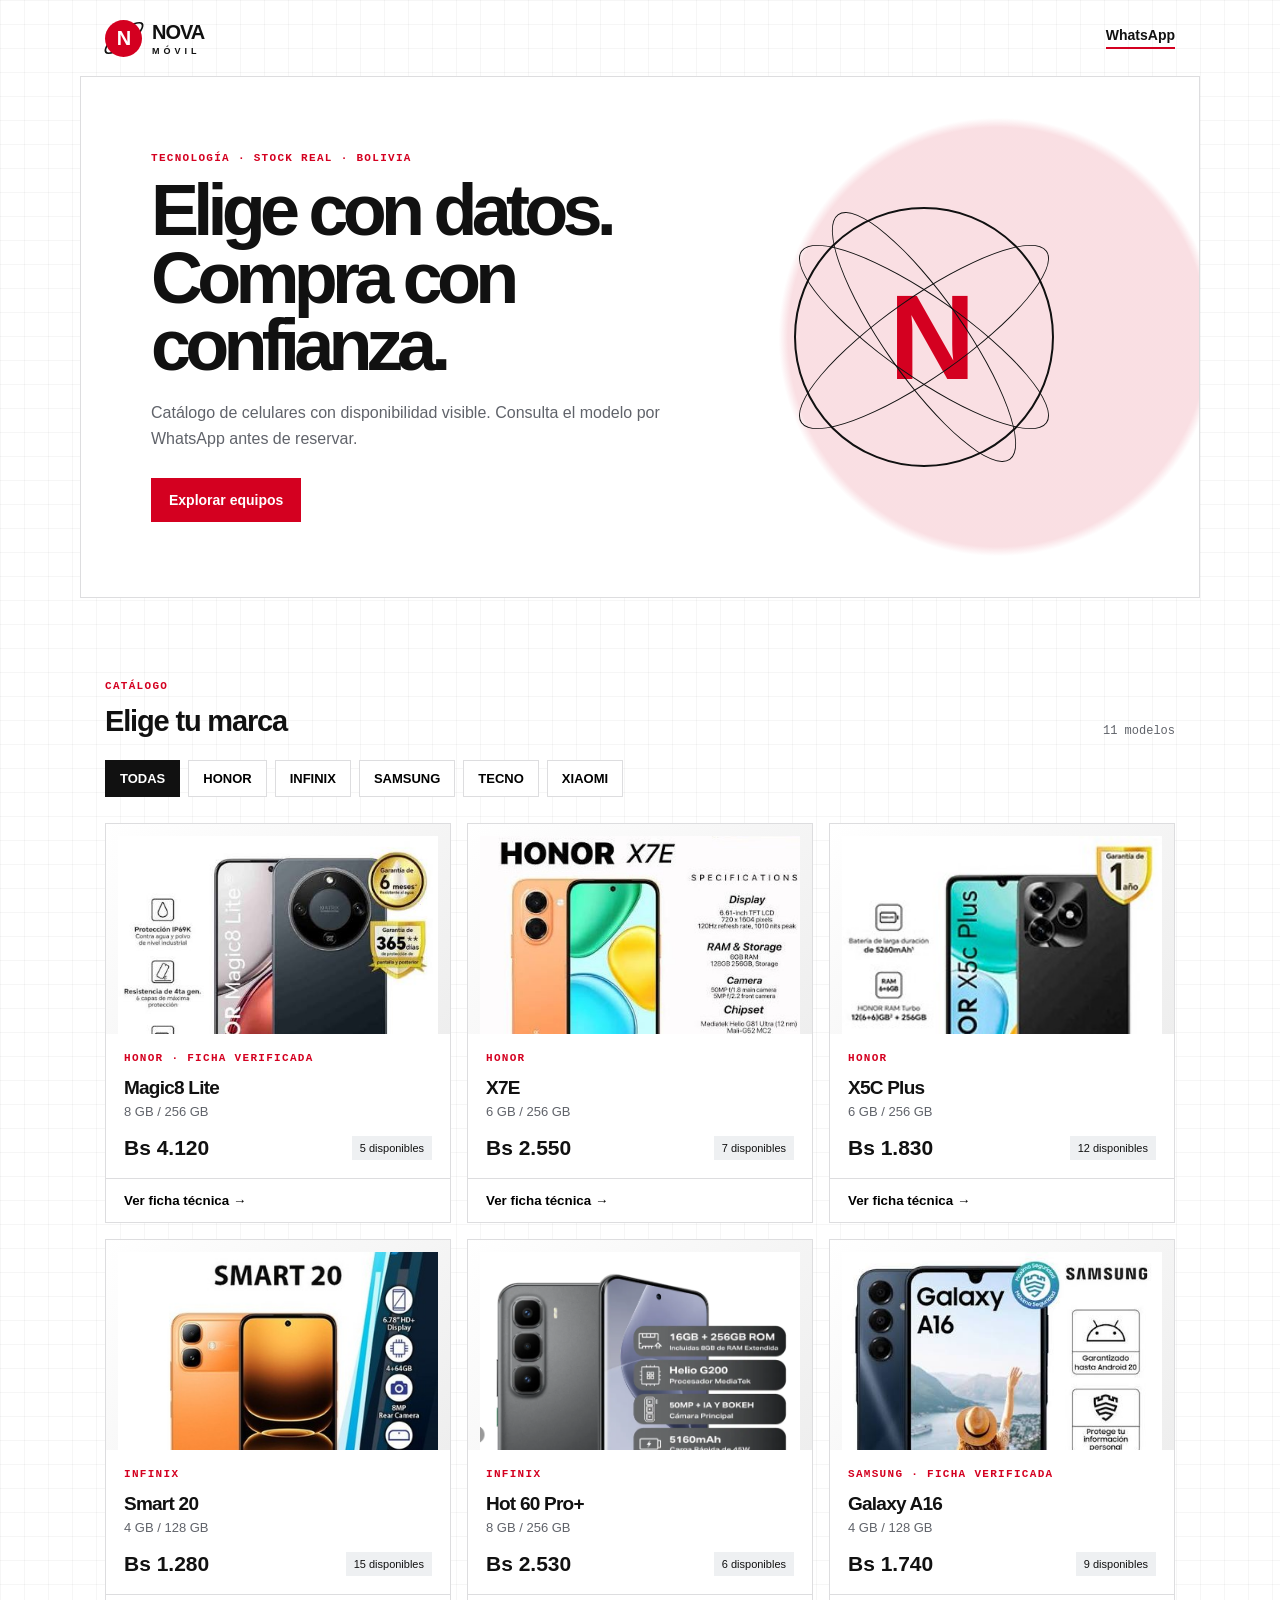
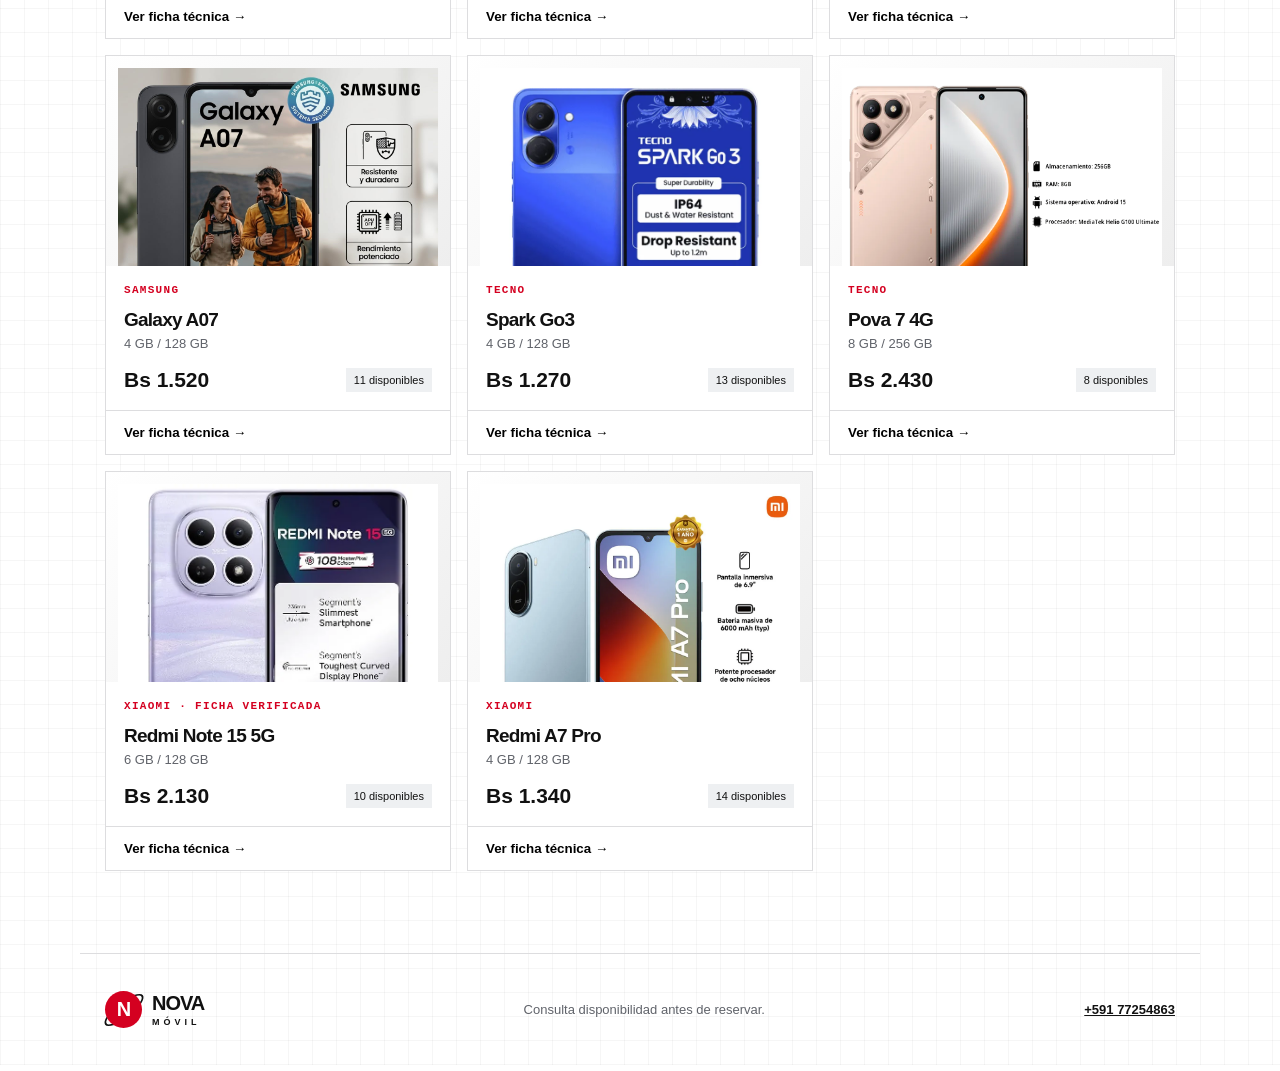
<file: index.html>
<!doctype html>
<html lang="es">
<head>
  <meta name="google-site-verification" content="KYXptcJFHNa_fbIK0odtezO5rG_YjhhdGmZIar-eoTU" />
  <title>NOVA MÓVIL | Tecnología medida al detalle</title>
  <meta name="description" content="Celulares disponibles en NOVA MÓVIL. Consulta stock real por WhatsApp.">
  <link rel="stylesheet" href="styles.css">
</head>
<body>
  <header class="top"><a class="logo" href="#inicio" aria-label="NOVA MÓVIL inicio"><b>N</b><span>NOVA <i>MÓVIL</i></span></a><a class="top-whatsapp" href="https://wa.me/59177254863?text=Hola%2C%20quiero%20consultar%20por%20un%20celular." target="_blank" rel="noopener">WhatsApp</a></header>
  <main id="inicio">
    <section class="hero"><div><p class="eyebrow">TECNOLOGÍA · STOCK REAL · BOLIVIA</p><h1>Elige con datos.<br>Compra con confianza.</h1><p class="lede">Catálogo de celulares con disponibilidad visible. Consulta el modelo por WhatsApp antes de reservar.</p><a class="button red" href="#catalogo">Explorar equipos</a></div><div class="hero-orbit" aria-hidden="true"><span>N</span><i></i><i></i><i></i></div></section>
    <section id="catalogo" class="catalog"><div class="section-head"><div><p class="eyebrow">CATÁLOGO</p><h2>Elige tu marca</h2></div><span id="resultCount"></span></div><nav id="brandTabs" class="brands" aria-label="Marcas disponibles"></nav><div id="products" class="products" aria-live="polite"></div></section>
  </main>
  <dialog id="productDialog"><button class="close" id="closeDialog" aria-label="Cerrar ficha">×</button><div id="dialogContent"></div></dialog>
  <footer><a class="logo" href="#inicio"><b>N</b><span>NOVA <i>MÓVIL</i></span></a><p>Consulta disponibilidad antes de reservar.</p><a href="https://wa.me/59177254863" target="_blank" rel="noopener">+591 77254863</a></footer>
  <script src="catalog.js"></script><script src="app.js"></script>
</body>
</html>
</file>
<file: styles.css>
:root{--red:#d40020;--ink:#111;--muted:#60636a;--line:#dddddf;--paper:#f5f5f5}*{box-sizing:border-box}html{scroll-behavior:smooth}body{margin:0;font-family:Arial,Helvetica,sans-serif;color:var(--ink);background:linear-gradient(#00000009 1px,transparent 1px),linear-gradient(90deg,#00000009 1px,transparent 1px),#fff;background-size:24px 24px}.top,main,footer{max-width:1120px;margin:auto}.top{height:76px;display:flex;align-items:center;justify-content:space-between;padding:0 25px}.logo{display:flex;gap:10px;align-items:center;text-decoration:none;color:var(--ink);font-weight:900;letter-spacing:-1px}.logo b{height:37px;width:37px;border-radius:50%;display:grid;place-items:center;background:var(--red);color:#fff;font-size:20px;position:relative}.logo b:after{content:"";position:absolute;width:44px;height:12px;border:2px solid var(--ink);border-radius:50%;transform:rotate(-38deg);z-index:-1}.logo span{font-size:20px}.logo i{display:block;font-size:9px;font-style:normal;letter-spacing:4px;margin-top:2px}.top-whatsapp{color:var(--ink);font-size:14px;font-weight:bold;text-decoration:none;border-bottom:2px solid var(--red);padding-bottom:4px}.hero{min-height:465px;padding:75px 70px;display:grid;grid-template-columns:1fr .72fr;align-items:center;overflow:hidden;background:radial-gradient(circle at 82% 50%,#d4002020 0 22%,transparent 23%),#fff;border:1px solid var(--line)}.eyebrow{font:700 11px monospace;letter-spacing:1.3px;color:var(--red);margin:0 0 13px}h1{font-size:clamp(39px,6vw,72px);letter-spacing:-.08em;line-height:.94;margin:0 0 20px}h2{font-size:29px;letter-spacing:-.04em;margin:0}.lede{max-width:520px;line-height:1.6;color:var(--muted);margin:0 0 27px}.button{display:inline-block;border:0;padding:14px 18px;text-decoration:none;font-size:14px;font-weight:800}.red{background:var(--red);color:#fff}.hero-orbit{height:260px;width:260px;margin:auto;border:2px solid #111;border-radius:50%;display:grid;place-items:center;position:relative}.hero-orbit span{font-size:120px;color:var(--red);font-weight:900;letter-spacing:-16px}.hero-orbit i{position:absolute;border:1px solid #111;border-radius:50%;width:300px;height:80px;transform:rotate(-35deg)}.hero-orbit i:nth-of-type(2){transform:rotate(35deg)}.hero-orbit i:nth-of-type(3){width:80px;height:300px}.catalog{padding:82px 25px}.section-head{display:flex;justify-content:space-between;align-items:end;margin-bottom:22px}.section-head span{font:12px monospace;color:var(--muted)}.brands{display:flex;flex-wrap:wrap;gap:8px;margin-bottom:26px}.brand{background:#fff;border:1px solid var(--line);padding:10px 14px;font-size:13px;font-weight:bold;cursor:pointer}.brand.active{background:#111;color:#fff;border-color:#111}.products{display:grid;grid-template-columns:repeat(3,1fr);gap:16px}.product{background:#fff;border:1px solid var(--line);display:flex;flex-direction:column}.phone-stage{height:210px;display:grid;place-items:center;background:linear-gradient(135deg,#fff,#eeeeee);position:relative;overflow:hidden}.phone-stage:before,.phone-stage:after{content:"";position:absolute;border:1px solid #d4002055;border-radius:50%;width:270px;height:70px;transform:rotate(-35deg)}.phone-stage:after{transform:rotate(35deg)}.phone{width:77px;height:155px;border:5px solid #20232a;border-radius:18px;background:linear-gradient(140deg,var(--a),#151515);z-index:1;box-shadow:15px 17px 20px #0003;position:relative}.phone:before{content:"";position:absolute;width:21px;height:21px;border-radius:50%;background:#151515;top:12px;left:11px;box-shadow:25px 0 #151515,0 26px #151515}.phone:after{content:"";position:absolute;bottom:8px;left:26px;width:18px;height:3px;border-radius:2px;background:#ffffff99}.product-info{padding:18px}.product-info h3{margin:5px 0;font-size:19px;letter-spacing:-.04em}.memory{font-size:13px;color:var(--muted);margin:0 0 17px}.price-stock{display:flex;align-items:center;justify-content:space-between;gap:10px}.price{font-size:21px;font-weight:900}.stock{font-size:11px;background:#eef0f2;padding:6px 8px}.stock.low{background:#ffe6e9;color:#a7001a}.stock.out{background:#111;color:#fff}.view{margin-top:auto;width:100%;background:#fff;border:0;border-top:1px solid var(--line);padding:14px 18px;text-align:left;font-weight:bold;cursor:pointer}.view:hover{background:#111;color:#fff}dialog{border:0;padding:0;max-width:780px;width:calc(100% - 32px);box-shadow:0 22px 70px #0006}dialog::backdrop{background:#0009}.close{position:absolute;right:12px;top:10px;border:0;background:#fff;font-size:28px;cursor:pointer;z-index:2}.detail{display:grid;grid-template-columns:.8fr 1.2fr}.detail-visual{min-height:460px;display:grid;place-items:center;background:linear-gradient(145deg,#171717,#4a101a);overflow:hidden}.detail-visual .phone{transform:scale(1.7)}.detail-copy{padding:42px}.detail-copy h2{font-size:39px;margin:5px 0 5px}.detail-copy .price{font-size:29px;margin:22px 0}.spec-grid{display:grid;grid-template-columns:1fr 1fr;gap:8px;margin:20px 0}.spec-grid div{background:var(--paper);border-left:3px solid var(--red);padding:10px}.spec-grid small{display:block;color:var(--muted);font:10px monospace;text-transform:uppercase;margin-bottom:4px}.spec-grid b{font-size:13px;line-height:1.25}.highlight{font-size:13px;border-left:3px solid var(--red);padding-left:10px;line-height:1.5}.notice{font-size:12px;color:#8e0016;line-height:1.5}.disabled{background:#bbb!important;pointer-events:none}footer{padding:35px 25px;display:flex;align-items:center;justify-content:space-between;border-top:1px solid var(--line);font-size:13px}footer p{color:var(--muted)}footer>a:last-child{color:var(--ink);font-weight:bold}@media(max-width:750px){.hero{padding:55px 25px;grid-template-columns:1fr;gap:48px}.hero-orbit{height:185px;width:185px}.hero-orbit span{font-size:84px}.hero-orbit i{width:220px}.hero-orbit i:nth-of-type(3){height:220px;width:60px}.products{grid-template-columns:1fr 1fr}.detail{grid-template-columns:1fr}.detail-visual{min-height:290px}.detail-copy{padding:27px}.detail-visual .phone{transform:scale(1.15)}}@media(max-width:430px){.products{grid-template-columns:1fr}.top{padding:0 16px}.top-whatsapp{font-size:12px}.catalog{padding:55px 16px}.spec-grid{grid-template-columns:1fr}footer{align-items:flex-start;gap:20px;flex-direction:column}}
.product-image{position:relative;z-index:1;width:100%;height:100%;object-fit:contain;padding:12px}.detail-image{width:100%;height:100%;object-fit:contain;padding:24px}
</file>
